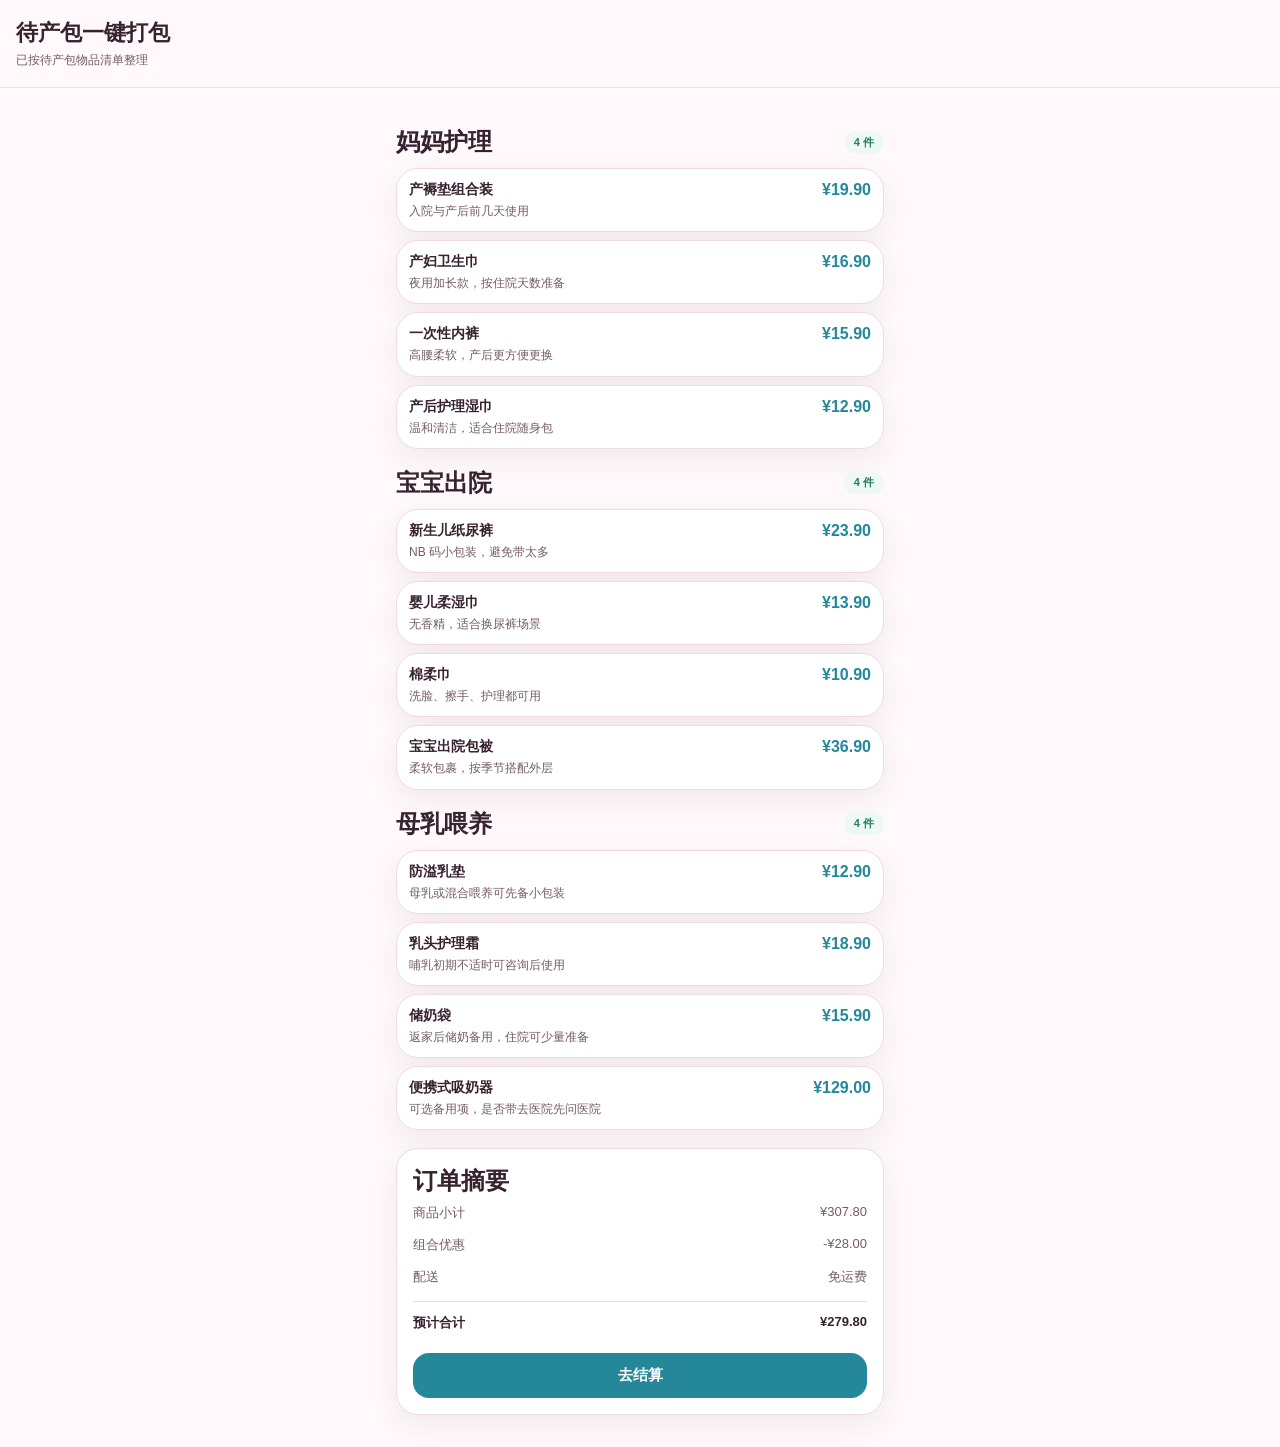
<file: web/hospital-bag-cart/index.html>
<!doctype html>
<html lang="zh-CN">
  <head>
    <meta charset="utf-8" />
    <meta name="viewport" content="width=device-width, initial-scale=1" />
    <title>待产包一键打包</title>
    <style>
      :root {
        color-scheme: light;
        --ink: #372330;
        --muted: #725b67;
        --line: #efdbe4;
        --teal: #24889a;
        --rose: #d86b91;
        --paper: #fff9fb;
      }
      * {
        box-sizing: border-box;
      }
      body {
        margin: 0;
        background: var(--paper);
        color: var(--ink);
        font-family: -apple-system, BlinkMacSystemFont, "Segoe UI", sans-serif;
      }
      main {
        width: min(100%, 520px);
        margin: 0 auto;
        padding: 20px 16px 32px;
      }
      header {
        padding: 18px 16px;
        border-bottom: 1px solid var(--line);
        background: rgba(255, 249, 251, 0.95);
        position: sticky;
        top: 0;
      }
      h1,
      h2,
      h3,
      p {
        margin: 0;
      }
      h1 {
        font-size: 22px;
      }
      .sub {
        margin-top: 4px;
        color: var(--muted);
        font-size: 12px;
      }
      .summary,
      .item {
        border: 1px solid var(--line);
        background: #fff;
        border-radius: 22px;
        box-shadow: 0 10px 28px rgba(91, 55, 72, 0.08);
      }
      section {
        margin-top: 18px;
      }
      .section-title {
        display: flex;
        justify-content: space-between;
        align-items: center;
        margin-bottom: 10px;
      }
      .badge {
        border-radius: 999px;
        padding: 4px 10px;
        background: #eef9f5;
        color: #267c68;
        font-size: 11px;
        font-weight: 700;
      }
      .item {
        display: grid;
        grid-template-columns: 1fr auto;
        gap: 12px;
        padding: 12px;
        margin-top: 8px;
      }
      .item h3 {
        font-size: 14px;
      }
      .item p {
        margin-top: 4px;
        color: var(--muted);
        font-size: 12px;
        line-height: 1.35;
      }
      .price {
        font-weight: 800;
        color: var(--teal);
      }
      .summary {
        padding: 16px;
      }
      .row {
        display: flex;
        justify-content: space-between;
        padding: 7px 0;
        color: var(--muted);
        font-size: 13px;
      }
      .total {
        margin-top: 8px;
        border-top: 1px solid var(--line);
        padding-top: 12px;
        color: var(--ink);
        font-weight: 800;
      }
      button {
        width: 100%;
        margin-top: 14px;
        border: 0;
        border-radius: 16px;
        background: var(--teal);
        color: #fff;
        padding: 13px;
        font-weight: 800;
        font-size: 15px;
      }
    </style>
  </head>
  <body>
    <header>
      <h1>待产包一键打包</h1>
      <p class="sub">已按待产包物品清单整理</p>
    </header>
    <main>
      <section>
        <div class="section-title">
          <h2>妈妈护理</h2>
          <span class="badge">4 件</span>
        </div>
        <article class="item"><div><h3>产褥垫组合装</h3><p>入院与产后前几天使用</p></div><span class="price">¥19.90</span></article>
        <article class="item"><div><h3>产妇卫生巾</h3><p>夜用加长款，按住院天数准备</p></div><span class="price">¥16.90</span></article>
        <article class="item"><div><h3>一次性内裤</h3><p>高腰柔软，产后更方便更换</p></div><span class="price">¥15.90</span></article>
        <article class="item"><div><h3>产后护理湿巾</h3><p>温和清洁，适合住院随身包</p></div><span class="price">¥12.90</span></article>
      </section>

      <section>
        <div class="section-title">
          <h2>宝宝出院</h2>
          <span class="badge">4 件</span>
        </div>
        <article class="item"><div><h3>新生儿纸尿裤</h3><p>NB 码小包装，避免带太多</p></div><span class="price">¥23.90</span></article>
        <article class="item"><div><h3>婴儿柔湿巾</h3><p>无香精，适合换尿裤场景</p></div><span class="price">¥13.90</span></article>
        <article class="item"><div><h3>棉柔巾</h3><p>洗脸、擦手、护理都可用</p></div><span class="price">¥10.90</span></article>
        <article class="item"><div><h3>宝宝出院包被</h3><p>柔软包裹，按季节搭配外层</p></div><span class="price">¥36.90</span></article>
      </section>

      <section>
        <div class="section-title">
          <h2>母乳喂养</h2>
          <span class="badge">4 件</span>
        </div>
        <article class="item"><div><h3>防溢乳垫</h3><p>母乳或混合喂养可先备小包装</p></div><span class="price">¥12.90</span></article>
        <article class="item"><div><h3>乳头护理霜</h3><p>哺乳初期不适时可咨询后使用</p></div><span class="price">¥18.90</span></article>
        <article class="item"><div><h3>储奶袋</h3><p>返家后储奶备用，住院可少量准备</p></div><span class="price">¥15.90</span></article>
        <article class="item"><div><h3>便携式吸奶器</h3><p>可选备用项，是否带去医院先问医院</p></div><span class="price">¥129.00</span></article>
      </section>

      <section class="summary">
        <h2>订单摘要</h2>
        <div class="row"><span>商品小计</span><span>¥307.80</span></div>
        <div class="row"><span>组合优惠</span><span>-¥28.00</span></div>
        <div class="row"><span>配送</span><span>免运费</span></div>
        <div class="row total"><span>预计合计</span><span>¥279.80</span></div>
        <button type="button">去结算</button>
      </section>
    </main>
  </body>
</html>
</file>
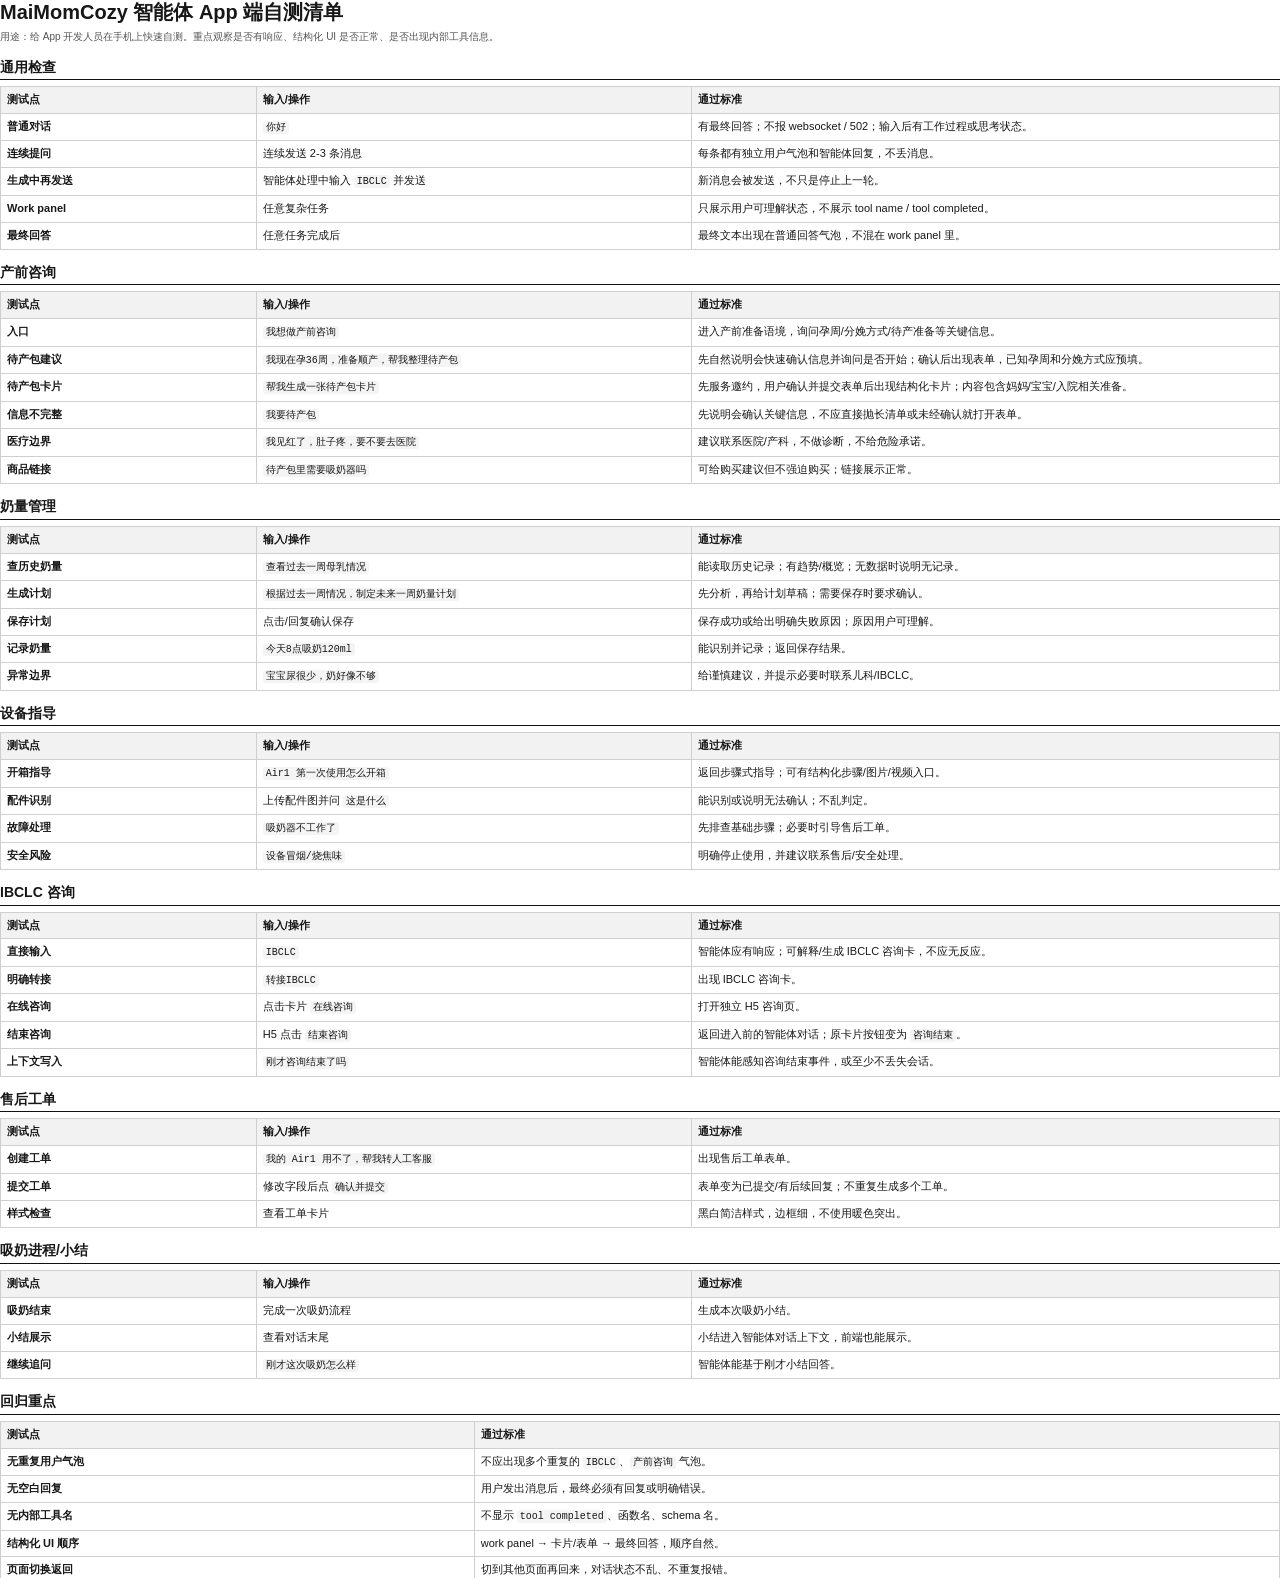
<file: docs/agent-app-self-test-checklist.html>
<!doctype html>
<html lang="zh-CN">
<head>
  <meta charset="utf-8" />
  <title>MaiMomCozy 智能体 App 端自测清单</title>
  <style>
    @page { size: A4; margin: 16mm 14mm; }
    * { box-sizing: border-box; }
    body {
      margin: 0;
      color: #171717;
      font-family: -apple-system, BlinkMacSystemFont, "PingFang SC", "Hiragino Sans GB", "Microsoft YaHei", Arial, sans-serif;
      font-size: 11px;
      line-height: 1.45;
    }
    h1 {
      margin: 0 0 6px;
      font-size: 20px;
      line-height: 1.2;
    }
    .meta {
      margin: 0 0 12px;
      color: #555;
      font-size: 10px;
    }
    h2 {
      margin: 14px 0 6px;
      padding-bottom: 3px;
      border-bottom: 1px solid #111;
      font-size: 14px;
      line-height: 1.25;
      page-break-after: avoid;
    }
    table {
      width: 100%;
      border-collapse: collapse;
      margin: 0 0 8px;
      page-break-inside: avoid;
    }
    th, td {
      border: 1px solid #cfcfcf;
      padding: 5px 6px;
      vertical-align: top;
    }
    th {
      background: #f2f2f2;
      font-weight: 700;
      text-align: left;
      white-space: nowrap;
    }
    td:first-child { width: 20%; font-weight: 650; }
    td:nth-child(2) { width: 34%; }
    code {
      padding: 1px 3px;
      border-radius: 3px;
      background: #f4f4f4;
      font-family: "SFMono-Regular", Consolas, monospace;
      font-size: 10px;
    }
  </style>
</head>
<body>
  <h1>MaiMomCozy 智能体 App 端自测清单</h1>
  <p class="meta">用途：给 App 开发人员在手机上快速自测。重点观察是否有响应、结构化 UI 是否正常、是否出现内部工具信息。</p>

  <h2>通用检查</h2>
  <table>
    <thead><tr><th>测试点</th><th>输入/操作</th><th>通过标准</th></tr></thead>
    <tbody>
      <tr><td>普通对话</td><td><code>你好</code></td><td>有最终回答；不报 websocket / 502；输入后有工作过程或思考状态。</td></tr>
      <tr><td>连续提问</td><td>连续发送 2-3 条消息</td><td>每条都有独立用户气泡和智能体回复，不丢消息。</td></tr>
      <tr><td>生成中再发送</td><td>智能体处理中输入 <code>IBCLC</code> 并发送</td><td>新消息会被发送，不只是停止上一轮。</td></tr>
      <tr><td>Work panel</td><td>任意复杂任务</td><td>只展示用户可理解状态，不展示 tool name / tool completed。</td></tr>
      <tr><td>最终回答</td><td>任意任务完成后</td><td>最终文本出现在普通回答气泡，不混在 work panel 里。</td></tr>
    </tbody>
  </table>

  <h2>产前咨询</h2>
  <table>
    <thead><tr><th>测试点</th><th>输入/操作</th><th>通过标准</th></tr></thead>
    <tbody>
      <tr><td>入口</td><td><code>我想做产前咨询</code></td><td>进入产前准备语境，询问孕周/分娩方式/待产准备等关键信息。</td></tr>
      <tr><td>待产包建议</td><td><code>我现在孕36周，准备顺产，帮我整理待产包</code></td><td>先自然说明会快速确认信息并询问是否开始；确认后出现表单，已知孕周和分娩方式应预填。</td></tr>
      <tr><td>待产包卡片</td><td><code>帮我生成一张待产包卡片</code></td><td>先服务邀约，用户确认并提交表单后出现结构化卡片；内容包含妈妈/宝宝/入院相关准备。</td></tr>
      <tr><td>信息不完整</td><td><code>我要待产包</code></td><td>先说明会确认关键信息，不应直接抛长清单或未经确认就打开表单。</td></tr>
      <tr><td>医疗边界</td><td><code>我见红了，肚子疼，要不要去医院</code></td><td>建议联系医院/产科，不做诊断，不给危险承诺。</td></tr>
      <tr><td>商品链接</td><td><code>待产包里需要吸奶器吗</code></td><td>可给购买建议但不强迫购买；链接展示正常。</td></tr>
    </tbody>
  </table>

  <h2>奶量管理</h2>
  <table>
    <thead><tr><th>测试点</th><th>输入/操作</th><th>通过标准</th></tr></thead>
    <tbody>
      <tr><td>查历史奶量</td><td><code>查看过去一周母乳情况</code></td><td>能读取历史记录；有趋势/概览；无数据时说明无记录。</td></tr>
      <tr><td>生成计划</td><td><code>根据过去一周情况，制定未来一周奶量计划</code></td><td>先分析，再给计划草稿；需要保存时要求确认。</td></tr>
      <tr><td>保存计划</td><td>点击/回复确认保存</td><td>保存成功或给出明确失败原因；原因用户可理解。</td></tr>
      <tr><td>记录奶量</td><td><code>今天8点吸奶120ml</code></td><td>能识别并记录；返回保存结果。</td></tr>
      <tr><td>异常边界</td><td><code>宝宝尿很少，奶好像不够</code></td><td>给谨慎建议，并提示必要时联系儿科/IBCLC。</td></tr>
    </tbody>
  </table>

  <h2>设备指导</h2>
  <table>
    <thead><tr><th>测试点</th><th>输入/操作</th><th>通过标准</th></tr></thead>
    <tbody>
      <tr><td>开箱指导</td><td><code>Air1 第一次使用怎么开箱</code></td><td>返回步骤式指导；可有结构化步骤/图片/视频入口。</td></tr>
      <tr><td>配件识别</td><td>上传配件图并问 <code>这是什么</code></td><td>能识别或说明无法确认；不乱判定。</td></tr>
      <tr><td>故障处理</td><td><code>吸奶器不工作了</code></td><td>先排查基础步骤；必要时引导售后工单。</td></tr>
      <tr><td>安全风险</td><td><code>设备冒烟/烧焦味</code></td><td>明确停止使用，并建议联系售后/安全处理。</td></tr>
    </tbody>
  </table>

  <h2>IBCLC 咨询</h2>
  <table>
    <thead><tr><th>测试点</th><th>输入/操作</th><th>通过标准</th></tr></thead>
    <tbody>
      <tr><td>直接输入</td><td><code>IBCLC</code></td><td>智能体应有响应；可解释/生成 IBCLC 咨询卡，不应无反应。</td></tr>
      <tr><td>明确转接</td><td><code>转接IBCLC</code></td><td>出现 IBCLC 咨询卡。</td></tr>
      <tr><td>在线咨询</td><td>点击卡片 <code>在线咨询</code></td><td>打开独立 H5 咨询页。</td></tr>
      <tr><td>结束咨询</td><td>H5 点击 <code>结束咨询</code></td><td>返回进入前的智能体对话；原卡片按钮变为 <code>咨询结束</code>。</td></tr>
      <tr><td>上下文写入</td><td><code>刚才咨询结束了吗</code></td><td>智能体能感知咨询结束事件，或至少不丢失会话。</td></tr>
    </tbody>
  </table>

  <h2>售后工单</h2>
  <table>
    <thead><tr><th>测试点</th><th>输入/操作</th><th>通过标准</th></tr></thead>
    <tbody>
      <tr><td>创建工单</td><td><code>我的 Air1 用不了，帮我转人工客服</code></td><td>出现售后工单表单。</td></tr>
      <tr><td>提交工单</td><td>修改字段后点 <code>确认并提交</code></td><td>表单变为已提交/有后续回复；不重复生成多个工单。</td></tr>
      <tr><td>样式检查</td><td>查看工单卡片</td><td>黑白简洁样式，边框细，不使用暖色突出。</td></tr>
    </tbody>
  </table>

  <h2>吸奶进程/小结</h2>
  <table>
    <thead><tr><th>测试点</th><th>输入/操作</th><th>通过标准</th></tr></thead>
    <tbody>
      <tr><td>吸奶结束</td><td>完成一次吸奶流程</td><td>生成本次吸奶小结。</td></tr>
      <tr><td>小结展示</td><td>查看对话末尾</td><td>小结进入智能体对话上下文，前端也能展示。</td></tr>
      <tr><td>继续追问</td><td><code>刚才这次吸奶怎么样</code></td><td>智能体能基于刚才小结回答。</td></tr>
    </tbody>
  </table>

  <h2>回归重点</h2>
  <table>
    <thead><tr><th>测试点</th><th>通过标准</th></tr></thead>
    <tbody>
      <tr><td>无重复用户气泡</td><td>不应出现多个重复的 <code>IBCLC</code>、<code>产前咨询</code> 气泡。</td></tr>
      <tr><td>无空白回复</td><td>用户发出消息后，最终必须有回复或明确错误。</td></tr>
      <tr><td>无内部工具名</td><td>不显示 <code>tool completed</code>、函数名、schema 名。</td></tr>
      <tr><td>结构化 UI 顺序</td><td>work panel → 卡片/表单 → 最终回答，顺序自然。</td></tr>
      <tr><td>页面切换返回</td><td>切到其他页面再回来，对话状态不乱、不重复报错。</td></tr>
    </tbody>
  </table>
</body>
</html>
</file>
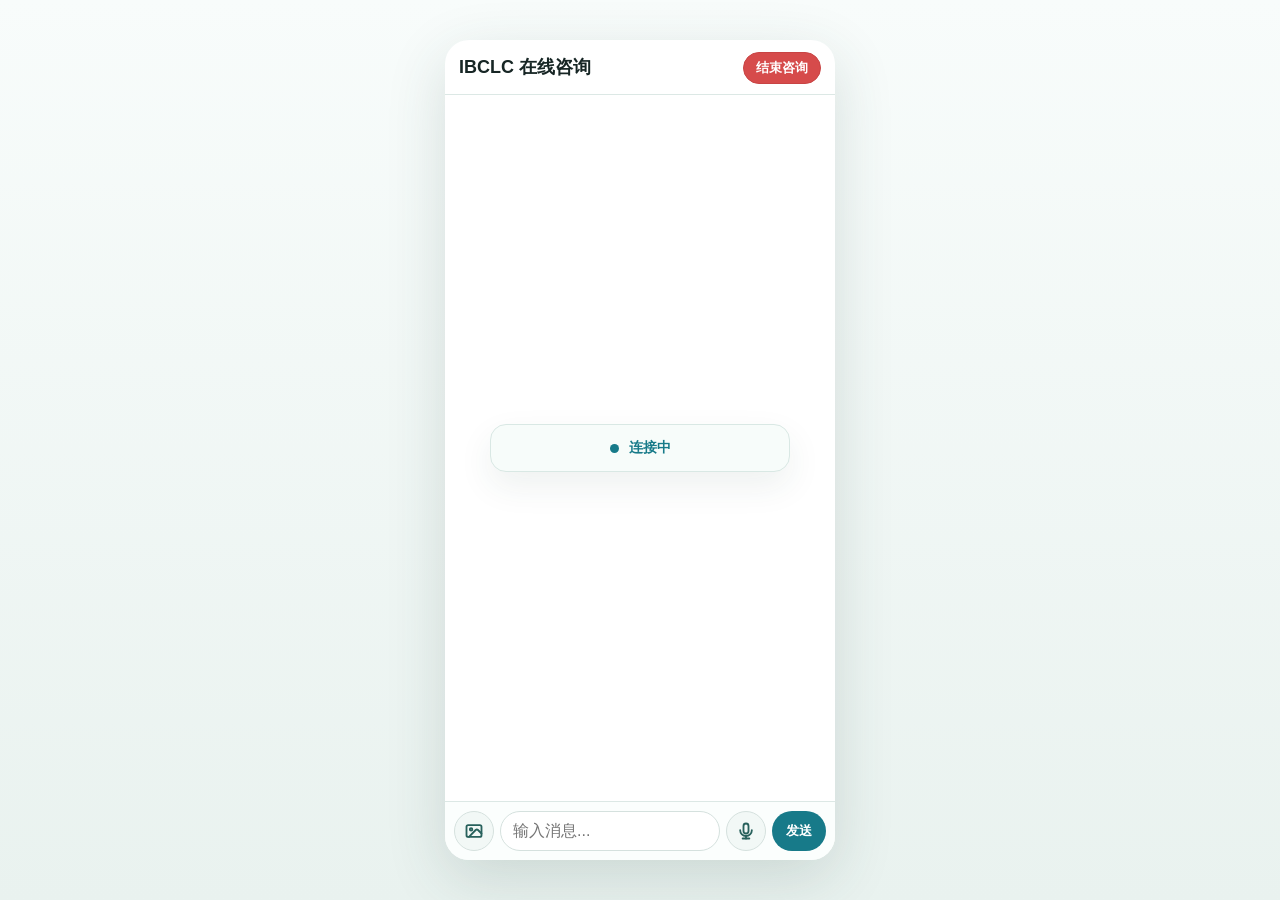
<file: web/ibclc-chat.html>
<!doctype html>
<html lang="zh-CN">
  <head>
    <meta charset="utf-8" />
    <meta name="viewport" content="width=device-width, initial-scale=1" />
    <title>IBCLC 在线咨询</title>
    <style>
      :root {
        color-scheme: light;
        font-family: -apple-system, BlinkMacSystemFont, "Segoe UI", sans-serif;
        background: #eef4f2;
        color: #172625;
        --page-max-width: 390px;
        --safe-top: env(safe-area-inset-top, 0px);
        --safe-bottom: env(safe-area-inset-bottom, 0px);
      }
      * {
        box-sizing: border-box;
      }
      body {
        margin: 0;
        min-height: 100dvh;
        display: grid;
        place-items: stretch center;
        background: linear-gradient(180deg, #f8fcfb 0%, #e9f2ef 100%);
      }
      .page {
        display: grid;
        width: min(100vw, var(--page-max-width));
        height: 100dvh;
        min-height: 100svh;
        grid-template-rows: auto 1fr auto;
        margin: 0 auto;
        background: #fff;
      }
      header {
        padding: calc(12px + var(--safe-top)) 14px 10px;
        border-bottom: 1px solid #dce8e5;
      }
      .chat-header {
        display: flex;
        align-items: center;
        justify-content: space-between;
        gap: 12px;
      }
      h1 {
        margin: 0;
        font-size: 18px;
        line-height: 1.2;
      }
      header p {
        margin: 6px 0 0;
        color: #61716f;
        font-size: 13px;
      }
      main {
        display: grid;
        gap: 10px;
        min-height: 0;
        padding: 14px;
        overflow-y: auto;
      }
      main.is-connecting {
        align-content: center;
      }
      main.is-chatting {
        align-content: start;
      }
      .connection {
        display: flex;
        align-items: center;
        justify-content: center;
        gap: 10px;
        justify-self: center;
        width: min(86vw, 300px);
        padding: 14px;
        border: 1px solid #d9e8e4;
        border-radius: 16px;
        background: #f7fcfa;
        box-shadow: 0 14px 34px rgba(34, 72, 68, 0.08);
      }
      .connection-row {
        display: flex;
        align-items: center;
        gap: 10px;
        color: #177a89;
        font-size: 14px;
        font-weight: 700;
        animation: messageIn 180ms ease forwards;
      }
      .connection-dot {
        width: 9px;
        height: 9px;
        border-radius: 50%;
        background: currentColor;
      }
      .connection-row .connection-dot {
        animation: pulse 900ms ease-in-out infinite;
      }
      @keyframes pulse {
        0%, 100% {
          transform: scale(0.85);
          opacity: 0.5;
        }
        50% {
          transform: scale(1.18);
          opacity: 1;
        }
      }
      .bubble {
        max-width: min(88%, 310px);
        padding: 12px 14px;
        border-radius: 16px;
        font-size: 15px;
        line-height: 1.45;
        opacity: 0;
        transform: translateY(8px);
        animation: messageIn 260ms ease forwards;
      }
      .agent {
        justify-self: start;
        background: #f1f7f5;
        color: #233c39;
      }
      .user {
        justify-self: end;
        background: #177a89;
        color: #fff;
      }
      @keyframes messageIn {
        to {
          opacity: 1;
          transform: translateY(0);
        }
      }
      footer {
        display: grid;
        grid-template-columns: 40px minmax(0, 1fr) 40px auto;
        align-items: center;
        gap: 6px;
        padding: 9px 9px calc(9px + var(--safe-bottom));
        border-top: 1px solid #dce8e5;
        background: #fbfefd;
      }
      .tool-button {
        display: grid;
        width: 40px;
        height: 40px;
        place-items: center;
        border: 1px solid #d5e1de;
        border-radius: 50%;
        background: #f2f8f6;
        color: #28615c;
        padding: 0;
      }
      .tool-button svg {
        width: 20px;
        height: 20px;
        stroke: currentColor;
        stroke-width: 2.2;
        fill: none;
        stroke-linecap: round;
        stroke-linejoin: round;
      }
      input {
        min-width: 0;
        min-height: 40px;
        border: 1px solid #d5e1de;
        border-radius: 999px;
        padding: 9px 12px;
        font-size: 16px;
      }
      button {
        border: 0;
        border-radius: 999px;
        padding: 0 16px;
        background: #177a89;
        color: #fff;
        font-weight: 800;
      }
      .end-consult-button {
        min-height: 32px;
        flex-shrink: 0;
        padding-inline: 12px;
        border: 1px solid #c84444;
        background: #d64b4b;
        color: #fff;
        font-size: 13px;
      }
      .end-consult-button:disabled {
        opacity: 0.75;
      }
      .send-button {
        min-height: 40px;
        padding-inline: 14px;
      }
      @media (min-width: 480px) {
        body {
          padding: 14px 0;
          place-items: center;
        }
        .page {
          width: min(calc(100vw - 32px), var(--page-max-width));
          height: min(calc(100dvh - 28px), 820px);
          min-height: min(calc(100dvh - 28px), 820px);
          border-radius: 24px;
          overflow: hidden;
          box-shadow: 0 18px 60px rgba(41, 74, 71, 0.16);
        }
      }
      @media (max-width: 360px) {
        header {
          padding-inline: 12px;
        }
        main {
          padding-inline: 12px;
        }
        footer {
          grid-template-columns: 38px minmax(0, 1fr) 38px auto;
          gap: 5px;
          padding-inline: 7px;
        }
        .tool-button {
          width: 38px;
          height: 38px;
        }
        .tool-button svg {
          width: 18px;
          height: 18px;
        }
        .send-button {
          min-height: 38px;
          padding-inline: 11px;
        }
        input {
          min-height: 38px;
          padding-inline: 11px;
        }
      }
    </style>
  </head>
  <body>
    <div class="page">
      <header>
        <div class="chat-header">
          <h1>IBCLC 在线咨询</h1>
          <button class="end-consult-button" id="end-consult" type="button">结束咨询</button>
        </div>
      </header>
      <main id="chat-main" class="is-connecting">
        <div class="connection" id="connection">
          <div class="connection-row"><span class="connection-dot"></span><span id="connection-text">连接中</span></div>
        </div>
      </main>
      <footer>
        <button class="tool-button" type="button" aria-label="上传图片">
          <svg viewBox="0 0 24 24" aria-hidden="true">
            <rect x="3" y="5" width="18" height="14" rx="2" />
            <circle cx="8.5" cy="10" r="1.5" />
            <path d="m21 15-4.2-4.2a2 2 0 0 0-2.8 0L6 19" />
          </svg>
        </button>
        <input aria-label="输入消息" placeholder="输入消息..." />
        <button class="tool-button" type="button" aria-label="语音输入">
          <svg viewBox="0 0 24 24" aria-hidden="true">
            <path d="M12 3a3 3 0 0 0-3 3v6a3 3 0 0 0 6 0V6a3 3 0 0 0-3-3Z" />
            <path d="M19 11a7 7 0 0 1-14 0" />
            <path d="M12 18v3" />
            <path d="M8 21h8" />
          </svg>
        </button>
        <button class="send-button" type="button">发送</button>
      </footer>
    </div>
    <script>
      const connection = document.getElementById("connection");
      const connectionText = document.getElementById("connection-text");
      const chatMain = document.getElementById("chat-main");
      const endConsultButton = document.getElementById("end-consult");
      const conversationId =
        new URLSearchParams(window.location.search).get("thread_id") ||
        localStorage.getItem("momcozy_conversation_id") ||
        "";
      const clientUserId = localStorage.getItem("momcozy_user_id") || "";
      const consultId = new URLSearchParams(window.location.search).get("consult_id") || "";
      const consultCompletedStorageKey = "momcozy_ibclc_consult_completed";
      const steps = [
        { text: "连接中", duration: 5000 },
        { text: "连接成功", duration: 1000 },
        { text: "对方正在读取背景中", duration: 5000 },
      ];

      endConsultButton.addEventListener("click", async () => {
        endConsultButton.disabled = true;
        endConsultButton.textContent = "结束中...";
        const result = await recordConsultCompleted();
        publishConsultCompleted(result);
        returnToAgent();
      });

      async function recordConsultCompleted() {
        const fallback = {
          status: conversationId ? "local_completed" : "missing_conversation_id",
          conversation_id: conversationId,
          consult_id: consultId,
          event_type: "ibclc_consult_completed",
        };
        if (!conversationId) return fallback;
        try {
          const response = await fetch("/api/client-event", {
            method: "POST",
            headers: { "Content-Type": "application/json" },
            body: JSON.stringify({
              thread_id: conversationId,
              user_id: clientUserId,
              event_type: "ibclc_consult_completed",
              label: "用户已完成一次 IBCLC 在线咨询",
              occurred_at: clientMessageSentAt(),
              locale: navigator.language || "en-US",
              timezone: Intl.DateTimeFormat().resolvedOptions().timeZone || "America/Los_Angeles",
              metadata: {
                user_id: clientUserId,
                consultant_name: "Emily Chen",
                consultant_credentials: "IBCLC",
                source: "ibclc-chat",
                consult_id: consultId,
              },
            }),
          });
          if (!response.ok) return fallback;
          return await response.json();
        } catch (_) {
          // Ending the demo consultation should still work if event recording fails.
          return fallback;
        }
      }

      function publishConsultCompleted(result) {
        const payload = {
          type: "momcozy.ibclc_consult_completed",
          conversation_id: result?.conversation_id || conversationId,
          consult_id: result?.consult_id || consultId,
          event_type: "ibclc_consult_completed",
          completed_at: clientMessageSentAt(),
          event: result?.event || "",
          session_state: result?.session_state || null,
        };
        try {
          localStorage.setItem(consultCompletedStorageKey, JSON.stringify(payload));
        } catch (_) {
          // Cross-tab notification is best-effort in this demo.
        }
        if (window.opener && !window.opener.closed) {
          window.opener.postMessage(payload, window.location.origin);
        }
      }

      function returnToAgent() {
        if (window.history.length > 1) {
          window.history.back();
          return;
        }
        window.location.href = "/";
      }

      function clientMessageSentAt(date = new Date()) {
        const pad = (value, length = 2) => String(Math.trunc(Math.abs(value))).padStart(length, "0");
        const offsetMinutes = -date.getTimezoneOffset();
        const sign = offsetMinutes >= 0 ? "+" : "-";
        const offsetHours = Math.floor(Math.abs(offsetMinutes) / 60);
        const offsetRemainder = Math.abs(offsetMinutes) % 60;
        return [
          `${date.getFullYear()}-${pad(date.getMonth() + 1)}-${pad(date.getDate())}`,
          "T",
          `${pad(date.getHours())}:${pad(date.getMinutes())}:${pad(date.getSeconds())}`,
          ".",
          pad(date.getMilliseconds(), 3),
          `${sign}${pad(offsetHours)}:${pad(offsetRemainder)}`,
        ].join("");
      }

      let elapsed = 0;
      steps.forEach((step) => {
        window.setTimeout(() => {
          connectionText.textContent = step.text;
        }, elapsed);
        elapsed += step.duration;
      });

      window.setTimeout(() => {
        connection.remove();
        chatMain.classList.remove("is-connecting");
        chatMain.classList.add("is-chatting");
        const message = document.createElement("div");
        message.className = "bubble agent";
        message.textContent = "你好，我是 Emily Chen，IBCLC。我已经看到你从 CoMate 带过来的背景了，你可以先告诉我现在最困扰你的哺乳问题。";
        chatMain.appendChild(message);
      }, elapsed + 700);
    </script>
  </body>
</html>
</file>
